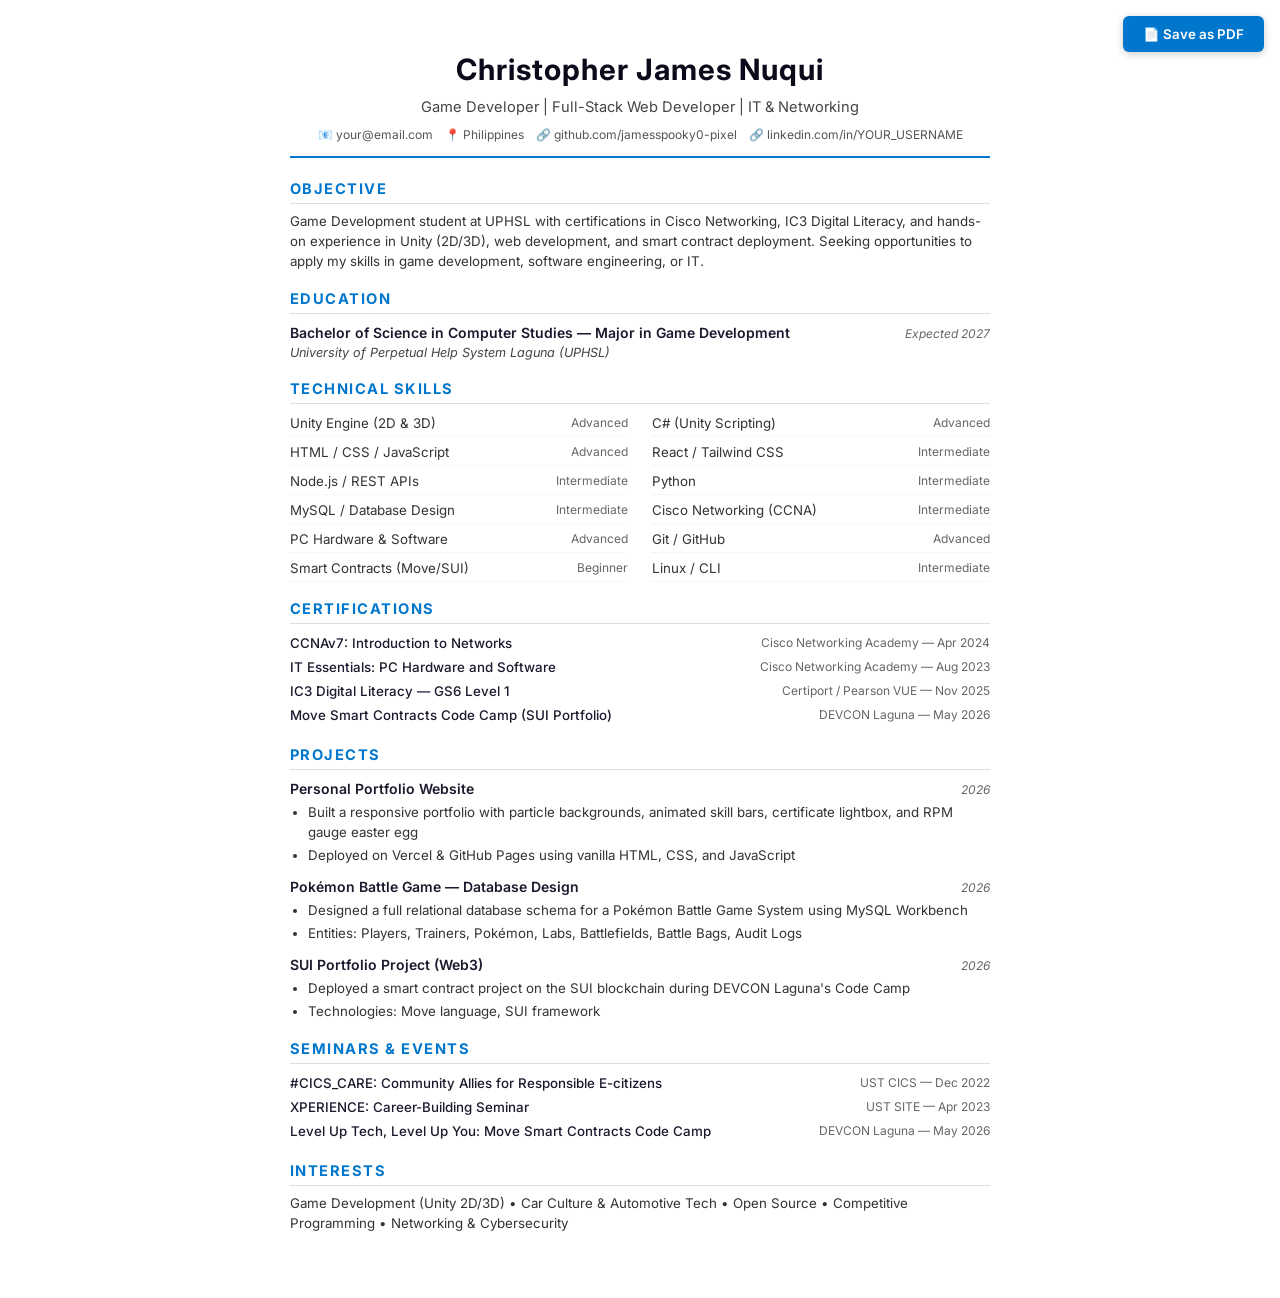
<file: resume.html>
<!DOCTYPE html>
<html lang="en">
<head>
  <meta charset="UTF-8" />
  <meta name="viewport" content="width=device-width, initial-scale=1.0" />
  <title>Christopher James Nuqui — Resume</title>
  <style>
    @import url('https://fonts.googleapis.com/css2?family=Inter:wght@300;400;600;700&family=Share+Tech+Mono&display=swap');

    * { margin: 0; padding: 0; box-sizing: border-box; }

    body {
      font-family: 'Inter', sans-serif;
      font-size: 11pt;
      line-height: 1.5;
      color: #1a1a2e;
      background: #fff;
      max-width: 8.5in;
      margin: 0 auto;
      padding: 0.5in 0.6in;
    }

    @media print {
      body { padding: 0; margin: 0; }
      .no-print { display: none; }
    }

    /* Header */
    .header {
      text-align: center;
      margin-bottom: 20px;
      padding-bottom: 12px;
      border-bottom: 2px solid #0077cc;
    }
    .header h1 {
      font-size: 22pt;
      font-weight: 700;
      color: #0a0a1a;
      letter-spacing: 1px;
      margin-bottom: 4px;
    }
    .header .subtitle {
      font-size: 11pt;
      color: #444;
      font-weight: 400;
      margin-bottom: 8px;
    }
    .header .contact-row {
      font-size: 9pt;
      color: #555;
      display: flex;
      justify-content: center;
      flex-wrap: wrap;
      gap: 12px;
    }
    .header .contact-row span {
      display: inline-flex;
      align-items: center;
      gap: 4px;
    }

    /* Section */
    .section { margin-bottom: 16px; }
    .section-title {
      font-size: 11pt;
      font-weight: 700;
      color: #0077cc;
      text-transform: uppercase;
      letter-spacing: 1.5px;
      border-bottom: 1px solid #ddd;
      padding-bottom: 3px;
      margin-bottom: 8px;
    }

    /* Entries */
    .entry { margin-bottom: 10px; }
    .entry-header {
      display: flex;
      justify-content: space-between;
      align-items: baseline;
    }
    .entry-title { font-weight: 600; font-size: 10.5pt; }
    .entry-date { font-size: 9pt; color: #666; font-style: italic; }
    .entry-sub { font-size: 9.5pt; color: #444; font-style: italic; }

    /* Lists */
    ul {
      padding-left: 18px;
      margin-top: 4px;
    }
    li {
      font-size: 10pt;
      margin-bottom: 3px;
      color: #333;
    }

    /* Skills grid */
    .skills-grid {
      display: grid;
      grid-template-columns: 1fr 1fr;
      gap: 4px 24px;
    }
    .skill-row {
      display: flex;
      justify-content: space-between;
      font-size: 10pt;
      padding: 2px 0;
      border-bottom: 1px dotted #eee;
    }
    .skill-row .label { color: #333; }
    .skill-row .level { color: #666; font-size: 9pt; }

    /* Certs list */
    .cert-item {
      display: flex;
      justify-content: space-between;
      font-size: 10pt;
      padding: 2px 0;
    }
    .cert-item .cert-name { font-weight: 500; }
    .cert-item .cert-issuer { color: #666; font-size: 9pt; }

    /* Print button */
    .print-btn {
      position: fixed;
      top: 16px;
      right: 16px;
      background: #0077cc;
      color: #fff;
      border: none;
      padding: 10px 20px;
      border-radius: 6px;
      cursor: pointer;
      font-family: 'Inter', sans-serif;
      font-size: 10pt;
      font-weight: 600;
      box-shadow: 0 2px 8px rgba(0,0,0,0.2);
    }
    .print-btn:hover { background: #005fa3; }
  </style>
</head>
<body>

<button class="print-btn no-print" onclick="window.print()">📄 Save as PDF</button>

<!-- ─── HEADER ─── -->
<div class="header">
  <h1>Christopher James Nuqui</h1>
  <p class="subtitle">Game Developer | Full-Stack Web Developer | IT &amp; Networking</p>
  <div class="contact-row">
    <span>📧 your@email.com</span>
    <span>📍 Philippines</span>
    <span>🔗 github.com/jamesspooky0-pixel</span>
    <span>🔗 linkedin.com/in/YOUR_USERNAME</span>
  </div>
</div>

<!-- ─── OBJECTIVE ─── -->
<div class="section">
  <div class="section-title">Objective</div>
  <p style="font-size:10pt; color:#333;">
    Game Development student at UPHSL with certifications in Cisco Networking, IC3 Digital Literacy, and hands-on experience in Unity (2D/3D), web development, and smart contract deployment. Seeking opportunities to apply my skills in game development, software engineering, or IT.
  </p>
</div>

<!-- ─── EDUCATION ─── -->
<div class="section">
  <div class="section-title">Education</div>
  <div class="entry">
    <div class="entry-header">
      <span class="entry-title">Bachelor of Science in Computer Studies — Major in Game Development</span>
      <span class="entry-date">Expected 2027</span>
    </div>
    <div class="entry-sub">University of Perpetual Help System Laguna (UPHSL)</div>
  </div>
</div>

<!-- ─── SKILLS ─── -->
<div class="section">
  <div class="section-title">Technical Skills</div>
  <div class="skills-grid">
    <div class="skill-row"><span class="label">Unity Engine (2D &amp; 3D)</span><span class="level">Advanced</span></div>
    <div class="skill-row"><span class="label">C# (Unity Scripting)</span><span class="level">Advanced</span></div>
    <div class="skill-row"><span class="label">HTML / CSS / JavaScript</span><span class="level">Advanced</span></div>
    <div class="skill-row"><span class="label">React / Tailwind CSS</span><span class="level">Intermediate</span></div>
    <div class="skill-row"><span class="label">Node.js / REST APIs</span><span class="level">Intermediate</span></div>
    <div class="skill-row"><span class="label">Python</span><span class="level">Intermediate</span></div>
    <div class="skill-row"><span class="label">MySQL / Database Design</span><span class="level">Intermediate</span></div>
    <div class="skill-row"><span class="label">Cisco Networking (CCNA)</span><span class="level">Intermediate</span></div>
    <div class="skill-row"><span class="label">PC Hardware &amp; Software</span><span class="level">Advanced</span></div>
    <div class="skill-row"><span class="label">Git / GitHub</span><span class="level">Advanced</span></div>
    <div class="skill-row"><span class="label">Smart Contracts (Move/SUI)</span><span class="level">Beginner</span></div>
    <div class="skill-row"><span class="label">Linux / CLI</span><span class="level">Intermediate</span></div>
  </div>
</div>

<!-- ─── CERTIFICATIONS ─── -->
<div class="section">
  <div class="section-title">Certifications</div>
  <div class="cert-item">
    <span class="cert-name">CCNAv7: Introduction to Networks</span>
    <span class="cert-issuer">Cisco Networking Academy — Apr 2024</span>
  </div>
  <div class="cert-item">
    <span class="cert-name">IT Essentials: PC Hardware and Software</span>
    <span class="cert-issuer">Cisco Networking Academy — Aug 2023</span>
  </div>
  <div class="cert-item">
    <span class="cert-name">IC3 Digital Literacy — GS6 Level 1</span>
    <span class="cert-issuer">Certiport / Pearson VUE — Nov 2025</span>
  </div>
  <div class="cert-item">
    <span class="cert-name">Move Smart Contracts Code Camp (SUI Portfolio)</span>
    <span class="cert-issuer">DEVCON Laguna — May 2026</span>
  </div>
</div>

<!-- ─── PROJECTS ─── -->
<div class="section">
  <div class="section-title">Projects</div>

  <div class="entry">
    <div class="entry-header">
      <span class="entry-title">Personal Portfolio Website</span>
      <span class="entry-date">2026</span>
    </div>
    <ul>
      <li>Built a responsive portfolio with particle backgrounds, animated skill bars, certificate lightbox, and RPM gauge easter egg</li>
      <li>Deployed on Vercel &amp; GitHub Pages using vanilla HTML, CSS, and JavaScript</li>
    </ul>
  </div>

  <div class="entry">
    <div class="entry-header">
      <span class="entry-title">Pokémon Battle Game — Database Design</span>
      <span class="entry-date">2026</span>
    </div>
    <ul>
      <li>Designed a full relational database schema for a Pokémon Battle Game System using MySQL Workbench</li>
      <li>Entities: Players, Trainers, Pokémon, Labs, Battlefields, Battle Bags, Audit Logs</li>
    </ul>
  </div>

  <div class="entry">
    <div class="entry-header">
      <span class="entry-title">SUI Portfolio Project (Web3)</span>
      <span class="entry-date">2026</span>
    </div>
    <ul>
      <li>Deployed a smart contract project on the SUI blockchain during DEVCON Laguna's Code Camp</li>
      <li>Technologies: Move language, SUI framework</li>
    </ul>
  </div>
</div>

<!-- ─── SEMINARS ─── -->
<div class="section">
  <div class="section-title">Seminars &amp; Events</div>
  <div class="cert-item">
    <span class="cert-name">#CICS_CARE: Community Allies for Responsible E-citizens</span>
    <span class="cert-issuer">UST CICS — Dec 2022</span>
  </div>
  <div class="cert-item">
    <span class="cert-name">XPERIENCE: Career-Building Seminar</span>
    <span class="cert-issuer">UST SITE — Apr 2023</span>
  </div>
  <div class="cert-item">
    <span class="cert-name">Level Up Tech, Level Up You: Move Smart Contracts Code Camp</span>
    <span class="cert-issuer">DEVCON Laguna — May 2026</span>
  </div>
</div>

<!-- ─── INTERESTS ─── -->
<div class="section">
  <div class="section-title">Interests</div>
  <p style="font-size:10pt; color:#333;">
    Game Development (Unity 2D/3D) • Car Culture &amp; Automotive Tech • Open Source • Competitive Programming • Networking &amp; Cybersecurity
  </p>
</div>

</body>
</html>
</file>
